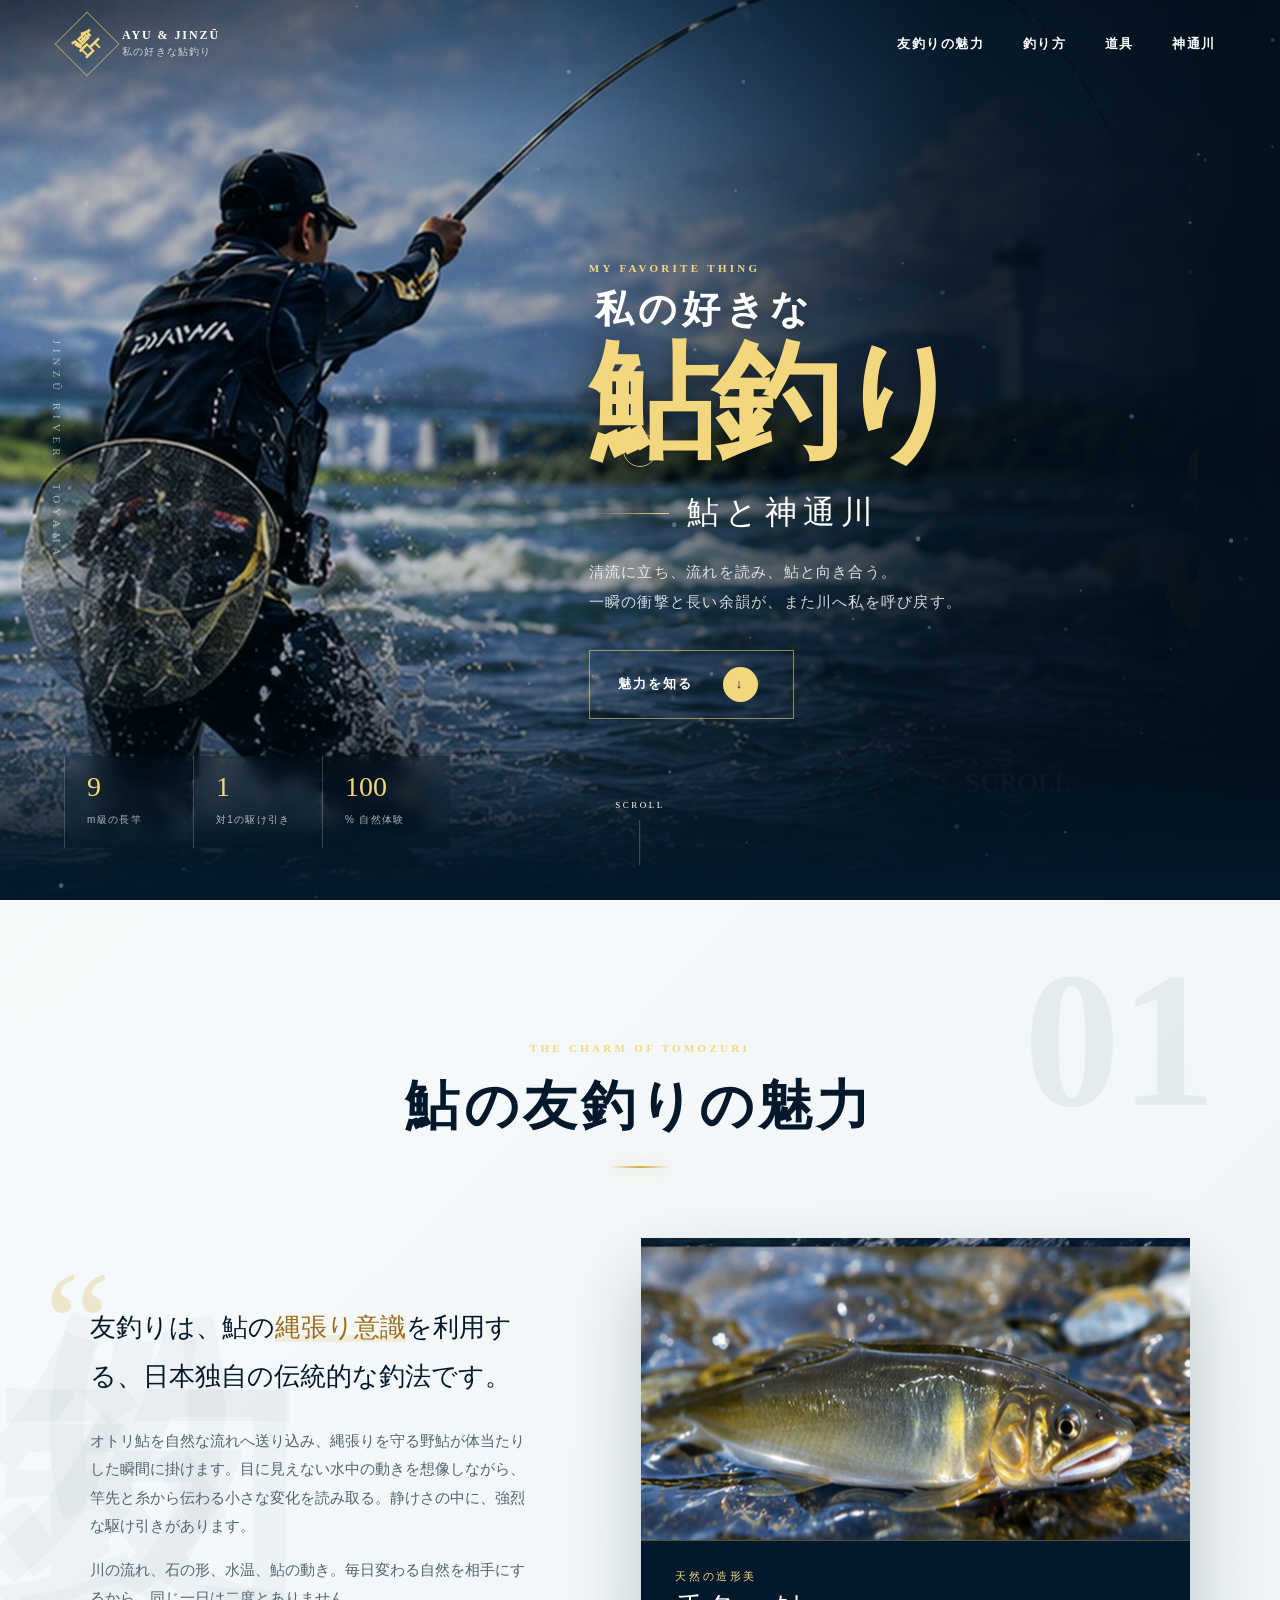
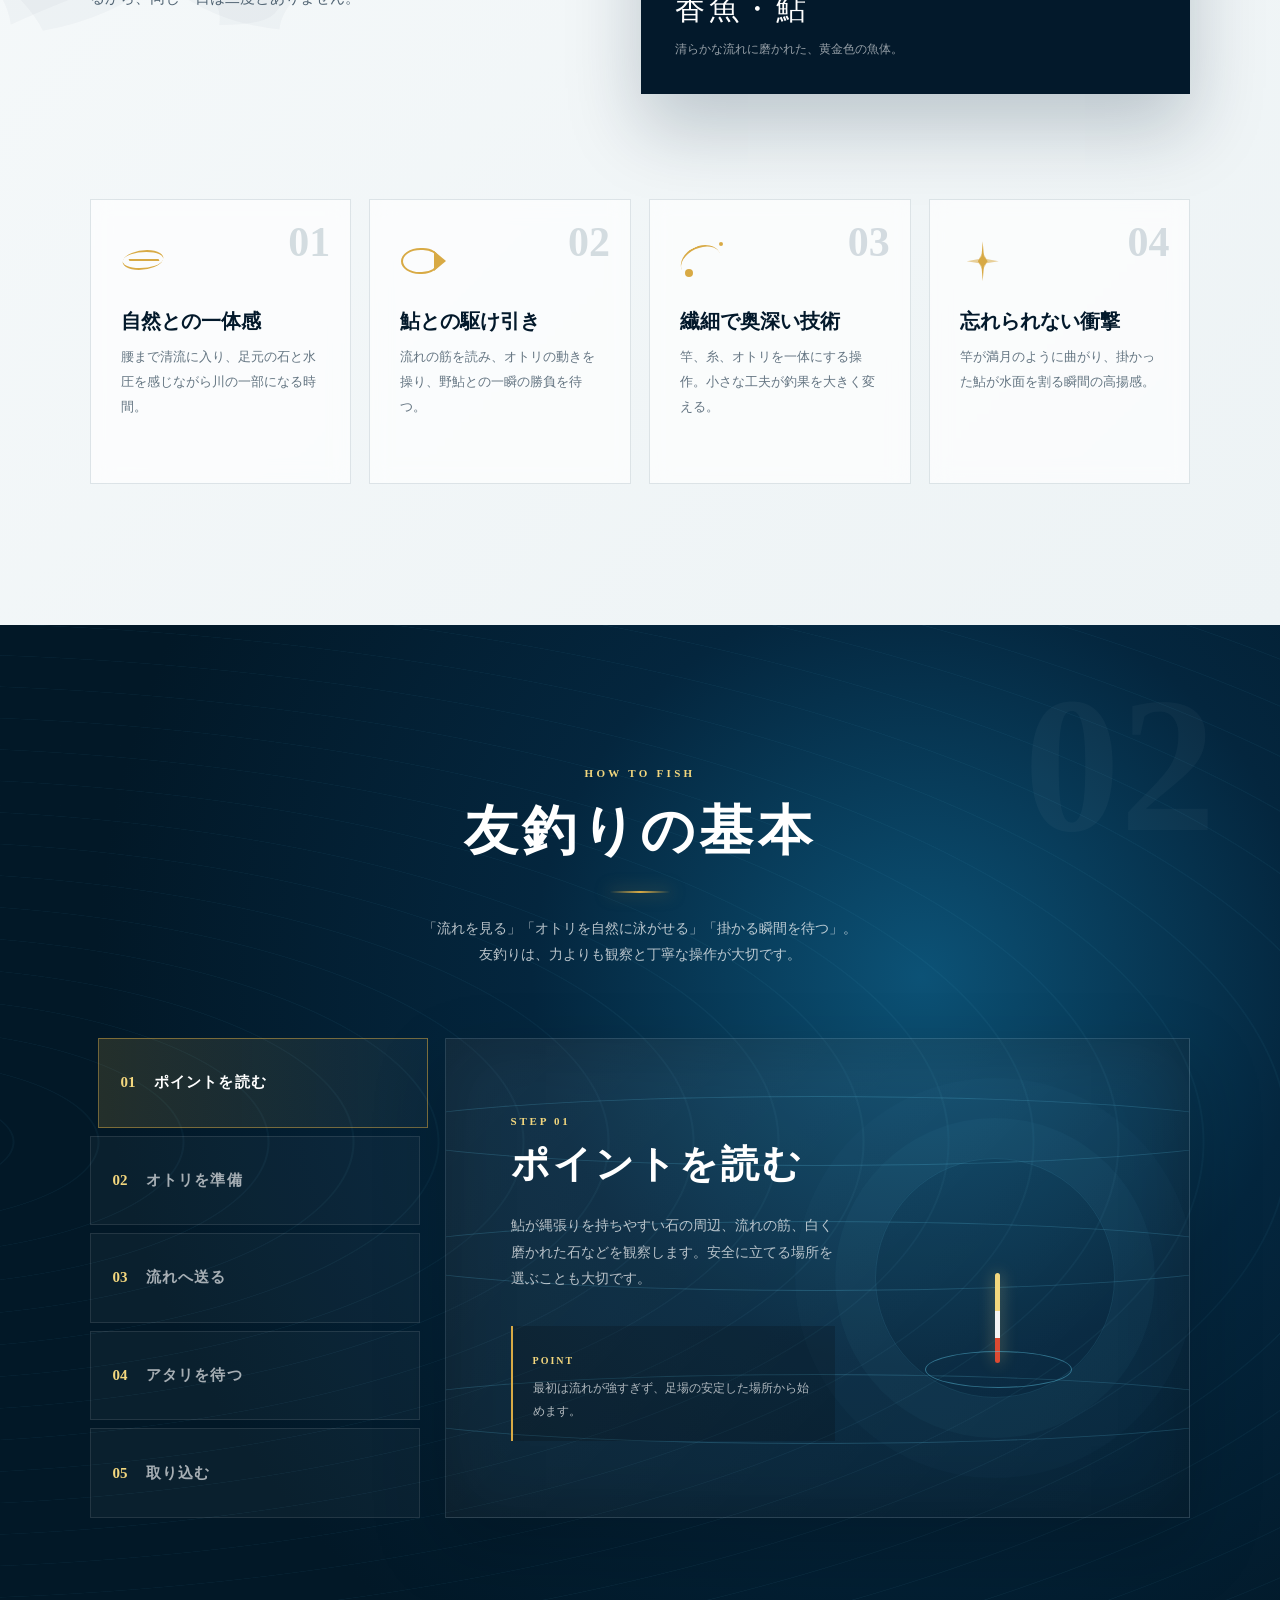
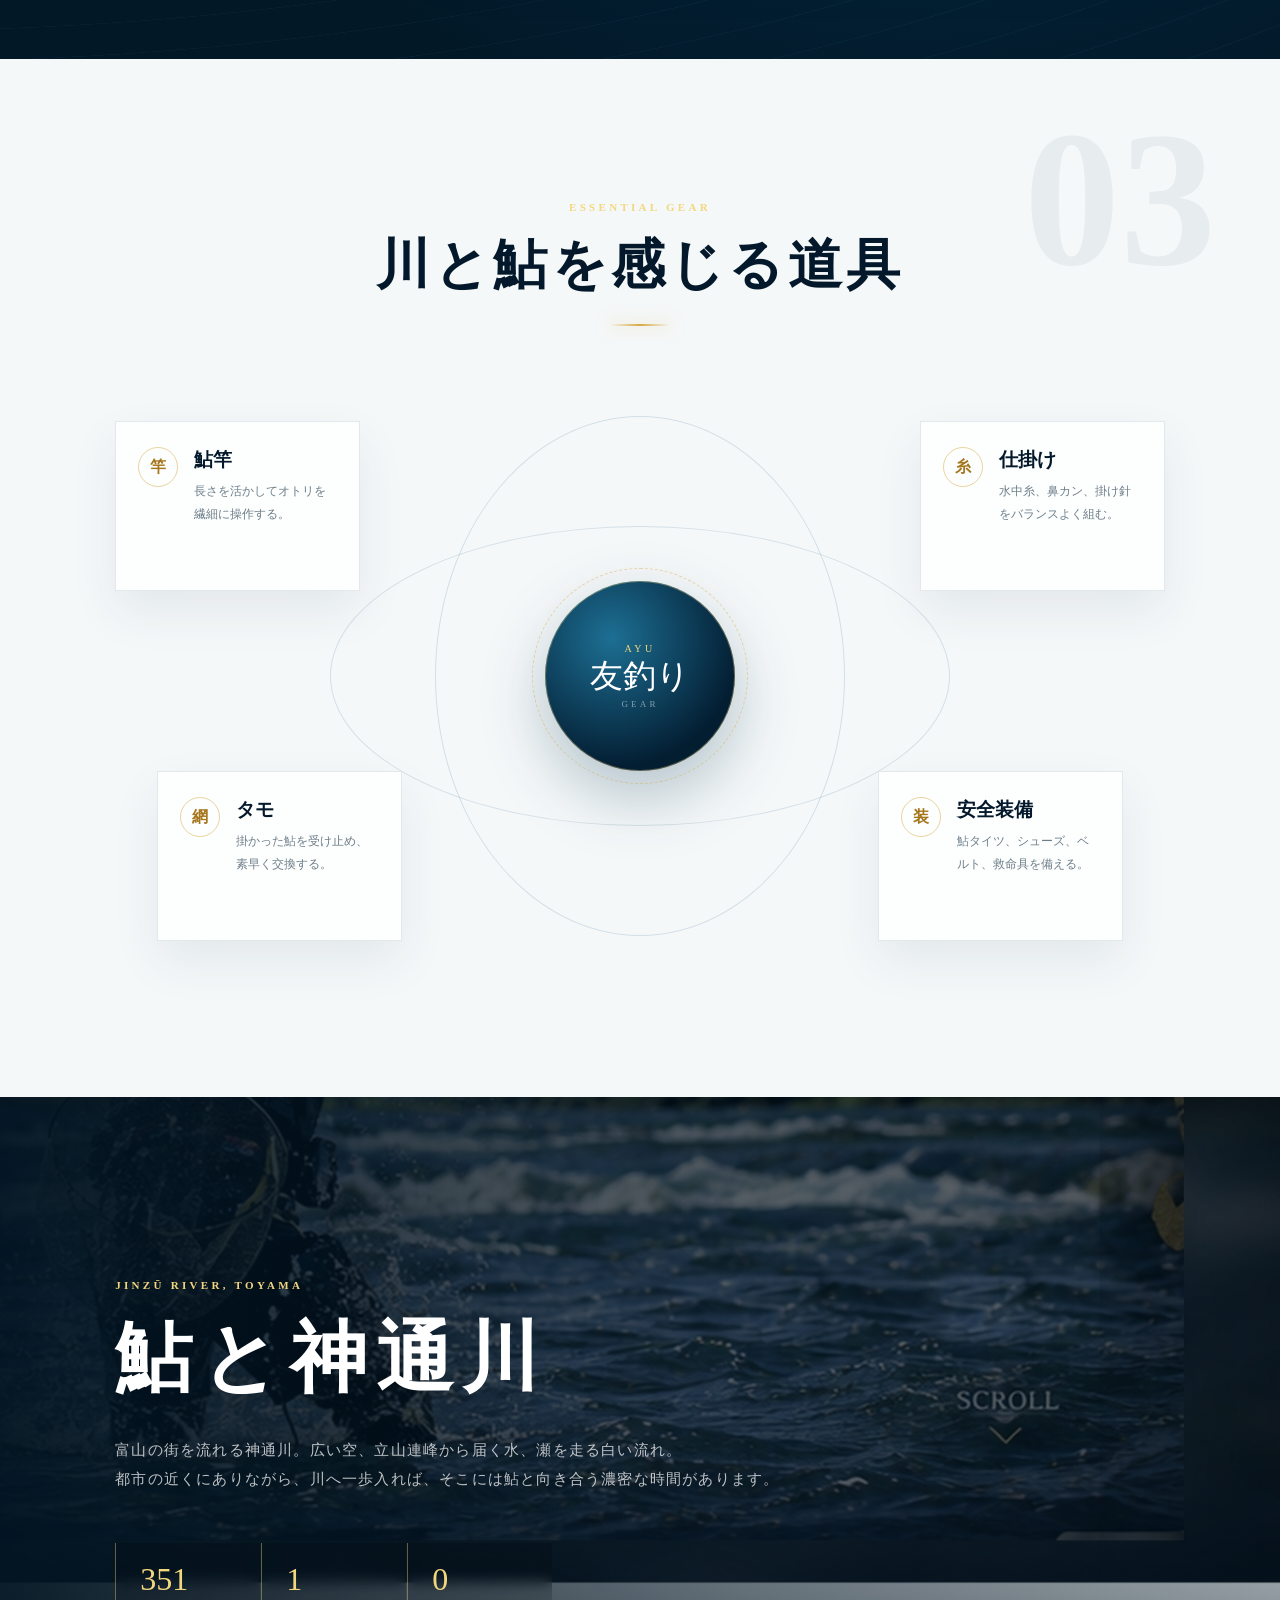
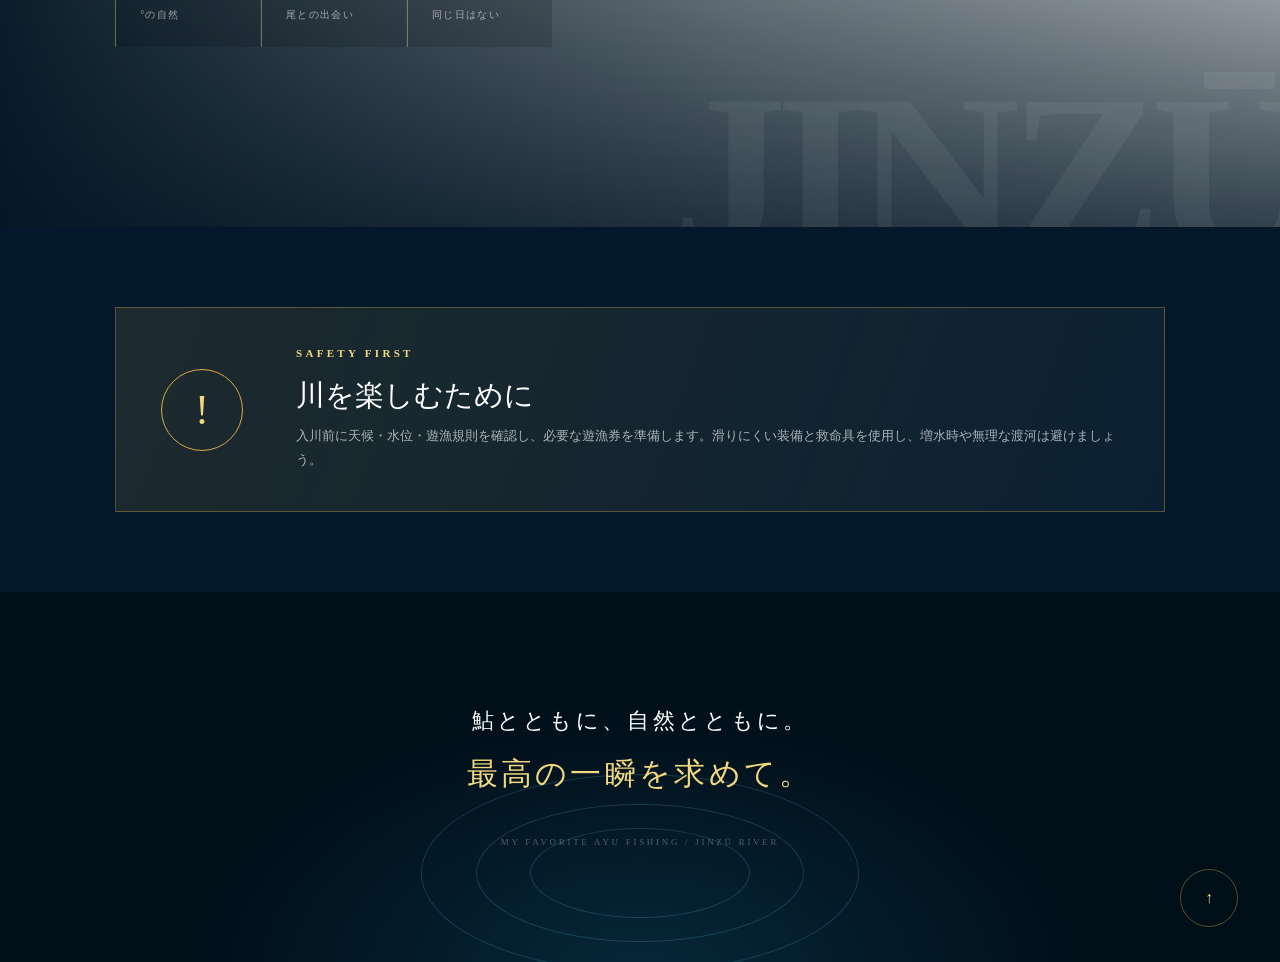
<file: index.html>
<!DOCTYPE html>
<html lang="ja">
<head>
  <meta charset="UTF-8">
  <meta name="viewport" content="width=device-width, initial-scale=1.0">
  <meta name="description" content="富山の神通川を舞台に、鮎の友釣りの魅力と釣り方を紹介する動きのあるWebページです。">
  <title>私の好きな鮎釣り｜鮎と神通川</title>
  <link rel="stylesheet" href="css/style.css">
</head>
<body>
  <div id="preloader" aria-hidden="true">
    <div class="loader-fish"><span></span><i></i></div>
    <p>神通川へ、ようこそ。</p>
  </div>

  <div class="cursor-dot" aria-hidden="true"></div>
  <div class="cursor-ring" aria-hidden="true"></div>
  <div class="scroll-progress" aria-hidden="true"><span></span></div>

  <header class="site-header" id="top">
    <a class="brand magnetic" href="#top" aria-label="ページ上部へ">
      <span class="brand-mark">鮎</span>
      <span class="brand-text">AYU &amp; JINZŪ<br><small>私の好きな鮎釣り</small></span>
    </a>
    <button class="menu-toggle" aria-label="メニューを開く" aria-expanded="false">
      <span></span><span></span><span></span>
    </button>
    <nav class="global-nav" aria-label="メインメニュー">
      <a href="#魅力">友釣りの魅力</a>
      <a href="#釣り方">釣り方</a>
      <a href="#道具">道具</a>
      <a href="#神通川">神通川</a>
    </nav>
  </header>

  <main>
    <section class="hero" id="hero">
      <canvas id="waterCanvas" aria-hidden="true"></canvas>
      <div class="hero-bg" aria-hidden="true"></div>
      <div class="hero-shade" aria-hidden="true"></div>
      <div class="hero-kana" aria-hidden="true">JINZŪ RIVER / TOYAMA</div>
      <div class="hero-content">
        <p class="eyebrow reveal">MY FAVORITE THING</p>
        <h1 class="hero-title" aria-label="私の好きな鮎釣り">
          <span class="title-small reveal">私の好きな</span>
          <span class="title-large reveal delay-1">鮎釣り</span>
        </h1>
        <p class="catchcopy reveal delay-2">鮎と神通川</p>
        <p class="hero-lead reveal delay-3">清流に立ち、流れを読み、鮎と向き合う。<br>一瞬の衝撃と長い余韻が、また川へ私を呼び戻す。</p>
        <a class="hero-button magnetic reveal delay-4" href="#魅力"><span>魅力を知る</span><b>↓</b></a>
      </div>
      <div class="hero-stats" aria-label="鮎釣りの特徴">
        <div><strong data-count="9">0</strong><span>m級の長竿</span></div>
        <div><strong data-count="1">0</strong><span>対1の駆け引き</span></div>
        <div><strong data-count="100">0</strong><span>% 自然体験</span></div>
      </div>
      <div class="scroll-cue" aria-hidden="true"><span>SCROLL</span><i></i></div>
    </section>

    <section class="intro section" id="魅力">
      <div class="section-number" aria-hidden="true">01</div>
      <div class="section-heading reveal">
        <p class="section-kicker">THE CHARM OF TOMOZURI</p>
        <h2>鮎の友釣りの魅力</h2>
        <div class="gold-line"></div>
      </div>

      <div class="intro-grid">
        <div class="intro-copy reveal">
          <p class="lead-ja">友釣りは、鮎の<span>縄張り意識</span>を利用する、日本独自の伝統的な釣法です。</p>
          <p>オトリ鮎を自然な流れへ送り込み、縄張りを守る野鮎が体当たりした瞬間に掛けます。目に見えない水中の動きを想像しながら、竿先と糸から伝わる小さな変化を読み取る。静けさの中に、強烈な駆け引きがあります。</p>
          <p>川の流れ、石の形、水温、鮎の動き。毎日変わる自然を相手にするから、同じ一日は二度とありません。</p>
        </div>

        <figure class="fish-card tilt-card reveal delay-1">
          <div class="image-window">
            <img src="images/sub.jpg" alt="清流の水面に横たわる美しい鮎の魚体">
            <span class="shine"></span>
          </div>
          <figcaption>
            <span>天然の造形美</span>
            <strong>香魚・鮎</strong>
            <small>清らかな流れに磨かれた、黄金色の魚体。</small>
          </figcaption>
        </figure>
      </div>

      <div class="charm-cards">
        <article class="charm-card reveal" data-ripple>
          <span class="card-no">01</span><i class="icon icon-river"></i>
          <h3>自然との一体感</h3>
          <p>腰まで清流に入り、足元の石と水圧を感じながら川の一部になる時間。</p>
        </article>
        <article class="charm-card reveal delay-1" data-ripple>
          <span class="card-no">02</span><i class="icon icon-fish"></i>
          <h3>鮎との駆け引き</h3>
          <p>流れの筋を読み、オトリの動きを操り、野鮎との一瞬の勝負を待つ。</p>
        </article>
        <article class="charm-card reveal delay-2" data-ripple>
          <span class="card-no">03</span><i class="icon icon-rod"></i>
          <h3>繊細で奥深い技術</h3>
          <p>竿、糸、オトリを一体にする操作。小さな工夫が釣果を大きく変える。</p>
        </article>
        <article class="charm-card reveal delay-3" data-ripple>
          <span class="card-no">04</span><i class="icon icon-spark"></i>
          <h3>忘れられない衝撃</h3>
          <p>竿が満月のように曲がり、掛かった鮎が水面を割る瞬間の高揚感。</p>
        </article>
      </div>
    </section>

    <section class="method section" id="釣り方">
      <div class="flow-lines" aria-hidden="true"></div>
      <div class="section-number" aria-hidden="true">02</div>
      <div class="section-heading light reveal">
        <p class="section-kicker">HOW TO FISH</p>
        <h2>友釣りの基本</h2>
        <div class="gold-line"></div>
        <p>「流れを見る」「オトリを自然に泳がせる」「掛かる瞬間を待つ」。<br>友釣りは、力よりも観察と丁寧な操作が大切です。</p>
      </div>

      <div class="method-layout">
        <div class="method-tabs reveal" role="tablist" aria-label="友釣りの手順">
          <button class="method-tab active" role="tab" aria-selected="true" data-step="0"><b>01</b><span>ポイントを読む</span></button>
          <button class="method-tab" role="tab" aria-selected="false" data-step="1"><b>02</b><span>オトリを準備</span></button>
          <button class="method-tab" role="tab" aria-selected="false" data-step="2"><b>03</b><span>流れへ送る</span></button>
          <button class="method-tab" role="tab" aria-selected="false" data-step="3"><b>04</b><span>アタリを待つ</span></button>
          <button class="method-tab" role="tab" aria-selected="false" data-step="4"><b>05</b><span>取り込む</span></button>
        </div>

        <div class="method-stage reveal delay-1">
          <div class="stage-current"><span></span><span></span><span></span></div>
          <div class="float-animation" aria-hidden="true"><i></i><b></b></div>
          <div class="stage-text" aria-live="polite">
            <p class="step-label">STEP <span id="stepNumber">01</span></p>
            <h3 id="stepTitle">ポイントを読む</h3>
            <p id="stepBody">鮎が縄張りを持ちやすい石の周辺、流れの筋、白く磨かれた石などを観察します。安全に立てる場所を選ぶことも大切です。</p>
            <div class="step-tip"><span>POINT</span><p id="stepTip">最初は流れが強すぎず、足場の安定した場所から始めます。</p></div>
          </div>
        </div>
      </div>
    </section>

    <section class="gear section" id="道具">
      <div class="section-number" aria-hidden="true">03</div>
      <div class="section-heading reveal">
        <p class="section-kicker">ESSENTIAL GEAR</p>
        <h2>川と鮎を感じる道具</h2>
        <div class="gold-line"></div>
      </div>
      <div class="gear-orbit reveal">
        <div class="orbit-line one"></div><div class="orbit-line two"></div>
        <div class="gear-center"><span>AYU</span><b>友釣り</b><small>GEAR</small></div>
        <article class="gear-item item-1"><i>竿</i><h3>鮎竿</h3><p>長さを活かしてオトリを繊細に操作する。</p></article>
        <article class="gear-item item-2"><i>糸</i><h3>仕掛け</h3><p>水中糸、鼻カン、掛け針をバランスよく組む。</p></article>
        <article class="gear-item item-3"><i>網</i><h3>タモ</h3><p>掛かった鮎を受け止め、素早く交換する。</p></article>
        <article class="gear-item item-4"><i>装</i><h3>安全装備</h3><p>鮎タイツ、シューズ、ベルト、救命具を備える。</p></article>
      </div>
    </section>

    <section class="river" id="神通川">
      <div class="river-parallax" aria-hidden="true"></div>
      <div class="river-overlay"></div>
      <div class="river-content reveal">
        <p class="section-kicker">JINZŪ RIVER, TOYAMA</p>
        <h2>鮎と神通川</h2>
        <p>富山の街を流れる神通川。広い空、立山連峰から届く水、瀬を走る白い流れ。<br>都市の近くにありながら、川へ一歩入れば、そこには鮎と向き合う濃密な時間があります。</p>
        <div class="river-facts">
          <span><b data-count="360">0</b><small>°の自然</small></span>
          <span><b data-count="1">0</b><small>尾との出会い</small></span>
          <span><b data-count="0">0</b><small>同じ日はない</small></span>
        </div>
      </div>
      <div class="river-word" aria-hidden="true">JINZŪ</div>
    </section>

    <section class="safety section">
      <div class="safety-box reveal">
        <span class="safety-mark">!</span>
        <div>
          <p class="section-kicker">SAFETY FIRST</p>
          <h2>川を楽しむために</h2>
          <p>入川前に天候・水位・遊漁規則を確認し、必要な遊漁券を準備します。滑りにくい装備と救命具を使用し、増水時や無理な渡河は避けましょう。</p>
        </div>
      </div>
    </section>
  </main>

  <footer class="site-footer">
    <div class="footer-ripple" aria-hidden="true"></div>
    <p class="footer-copy">鮎とともに、自然とともに。<br><strong>最高の一瞬を求めて。</strong></p>
    <p class="footer-small">MY FAVORITE AYU FISHING / JINZŪ RIVER</p>
    <a class="to-top magnetic" href="#top" aria-label="ページ上部へ戻る">↑</a>
  </footer>

  <script>
  (() => {
    'use strict';

    const $ = (s, p = document) => p.querySelector(s);
    const $$ = (s, p = document) => [...p.querySelectorAll(s)];

    // Preloader
    window.addEventListener('load', () => {
      setTimeout(() => document.body.classList.add('loaded'), 450);
    });

    // Custom cursor
    const dot = $('.cursor-dot');
    const ring = $('.cursor-ring');
    let mx = innerWidth / 2, my = innerHeight / 2, rx = mx, ry = my;
    window.addEventListener('pointermove', e => { mx = e.clientX; my = e.clientY; dot.style.transform = `translate(${mx}px,${my}px)`; });
    const cursorLoop = () => {
      rx += (mx - rx) * .16; ry += (my - ry) * .16;
      ring.style.transform = `translate(${rx}px,${ry}px)`;
      requestAnimationFrame(cursorLoop);
    };
    cursorLoop();
    $$('a, button, [data-ripple], .tilt-card').forEach(el => {
      el.addEventListener('pointerenter', () => document.body.classList.add('cursor-hover'));
      el.addEventListener('pointerleave', () => document.body.classList.remove('cursor-hover'));
    });

    // Header, progress, parallax
    const header = $('.site-header');
    const progress = $('.scroll-progress span');
    const heroBg = $('.hero-bg');
    const riverBg = $('.river-parallax');
    const navLinks = $$('.global-nav a');
    const sections = $$('main section[id]');
    const onScroll = () => {
      const y = scrollY;
      header.classList.toggle('scrolled', y > 45);
      const max = document.documentElement.scrollHeight - innerHeight;
      progress.style.width = `${max ? (y / max) * 100 : 0}%`;
      heroBg.style.transform = `translate3d(0, ${y * .16}px, 0) scale(1.05)`;
      if (riverBg) {
        const rect = riverBg.parentElement.getBoundingClientRect();
        riverBg.style.transform = `translate3d(0, ${-rect.top * .09}px, 0) scale(1.12)`;
      }
      let current = '';
      sections.forEach(sec => { if (sec.getBoundingClientRect().top < innerHeight * .42) current = sec.id; });
      navLinks.forEach(a => a.classList.toggle('active', a.getAttribute('href') === `#${current}`));
    };
    addEventListener('scroll', onScroll, { passive: true }); onScroll();

    // Mobile nav
    const toggle = $('.menu-toggle');
    const nav = $('.global-nav');
    toggle.addEventListener('click', () => {
      const open = document.body.classList.toggle('menu-open');
      toggle.setAttribute('aria-expanded', String(open));
    });
    navLinks.forEach(a => a.addEventListener('click', () => { document.body.classList.remove('menu-open'); toggle.setAttribute('aria-expanded','false'); }));

    // Reveal and counters
    const animateCount = el => {
      if (el.dataset.done) return;
      el.dataset.done = '1';
      const target = Number(el.dataset.count);
      const start = performance.now();
      const duration = 1150;
      const tick = now => {
        const p = Math.min(1, (now - start) / duration);
        const eased = 1 - Math.pow(1 - p, 3);
        el.textContent = Math.round(target * eased);
        if (p < 1) requestAnimationFrame(tick);
      };
      requestAnimationFrame(tick);
    };
    const observer = new IntersectionObserver(entries => entries.forEach(entry => {
      if (!entry.isIntersecting) return;
      entry.target.classList.add('is-visible');
      $$('[data-count]', entry.target).forEach(animateCount);
      if (entry.target.matches('[data-count]')) animateCount(entry.target);
    }), { threshold: .16 });
    $$('.reveal, .hero-stats, .river-facts').forEach(el => observer.observe(el));

    // Interactive steps
    const steps = [
      { title:'ポイントを読む', body:'鮎が縄張りを持ちやすい石の周辺、流れの筋、白く磨かれた石などを観察します。安全に立てる場所を選ぶことも大切です。', tip:'最初は流れが強すぎず、足場の安定した場所から始めます。' },
      { title:'オトリを準備する', body:'オトリ鮎を弱らせないよう水中で扱い、鼻カンと逆バリを丁寧にセットします。仕掛けが絡んでいないか確認します。', tip:'オトリを手で強く握らず、濡らした手でやさしく扱います。' },
      { title:'流れへ送り込む', body:'竿の角度と糸の張りを調整し、オトリが自分で泳いでいるようにポイントへ導きます。引きすぎず、自然な姿勢を保ちます。', tip:'オトリの位置を想像し、竿先を小さく動かして流れになじませます。' },
      { title:'アタリを待つ', body:'野鮎がオトリへ体当たりすると、手元や竿全体に鋭い衝撃が伝わります。慌てず竿を立て、掛かり鮎を流れから浮かせます。', tip:'小さな変化も見逃さず、糸の角度とオトリの動きを観察します。' },
      { title:'タモへ取り込む', body:'竿の弾力を使い、オトリと掛かり鮎を水面から抜き上げてタモで受けます。掛かった鮎を次のオトリにすると循環が生まれます。', tip:'周囲を確認し、無理に抜かず、竿の力を使って落ち着いて取り込みます。' }
    ];
    const tabs = $$('.method-tab');
    tabs.forEach((tab, i) => tab.addEventListener('click', () => {
      tabs.forEach(t => { t.classList.remove('active'); t.setAttribute('aria-selected','false'); });
      tab.classList.add('active'); tab.setAttribute('aria-selected','true');
      const stage = $('.method-stage'); stage.classList.remove('step-change'); void stage.offsetWidth; stage.classList.add('step-change');
      $('#stepNumber').textContent = String(i + 1).padStart(2,'0');
      $('#stepTitle').textContent = steps[i].title;
      $('#stepBody').textContent = steps[i].body;
      $('#stepTip').textContent = steps[i].tip;
    }));

    // 3D tilt
    $$('.tilt-card').forEach(card => {
      card.addEventListener('pointermove', e => {
        const r = card.getBoundingClientRect();
        const x = (e.clientX - r.left) / r.width - .5;
        const y = (e.clientY - r.top) / r.height - .5;
        card.style.transform = `perspective(1100px) rotateY(${x*8}deg) rotateX(${-y*7}deg) translateY(-4px)`;
      });
      card.addEventListener('pointerleave', () => card.style.transform = '');
    });

    // Ripple effect
    $$('[data-ripple]').forEach(el => el.addEventListener('pointerdown', e => {
      const r = el.getBoundingClientRect(); const ripple = document.createElement('span');
      ripple.className = 'click-ripple'; ripple.style.left = `${e.clientX-r.left}px`; ripple.style.top = `${e.clientY-r.top}px`;
      el.appendChild(ripple); setTimeout(() => ripple.remove(), 700);
    }));

    // Magnetic buttons
    $$('.magnetic').forEach(el => {
      el.addEventListener('pointermove', e => {
        const r = el.getBoundingClientRect();
        el.style.transform = `translate(${(e.clientX-r.left-r.width/2)*.08}px, ${(e.clientY-r.top-r.height/2)*.12}px)`;
      });
      el.addEventListener('pointerleave', () => el.style.transform = '');
    });

    // Water particles canvas
    const canvas = $('#waterCanvas');
    const ctx = canvas.getContext('2d');
    let particles = [];
    const resizeCanvas = () => {
      const dpr = Math.min(devicePixelRatio || 1, 2);
      canvas.width = innerWidth*dpr; canvas.height = innerHeight*dpr;
      canvas.style.width = innerWidth+'px'; canvas.style.height = innerHeight+'px';
      ctx.setTransform(dpr,0,0,dpr,0,0);
      particles = Array.from({length: Math.min(85, Math.floor(innerWidth/16))}, () => ({
        x: Math.random()*innerWidth, y: Math.random()*innerHeight,
        r: Math.random()*2.2+.3, vx: Math.random()*.25+.04, vy: -(Math.random()*.6+.12),
        a: Math.random()*.45+.08
      }));
    };
    const drawWater = () => {
      ctx.clearRect(0,0,innerWidth,innerHeight);
      particles.forEach(p => {
        p.x += p.vx; p.y += p.vy;
        if (p.y < -10 || p.x > innerWidth+10) { p.x = Math.random()*innerWidth; p.y = innerHeight+10; }
        ctx.beginPath(); ctx.arc(p.x,p.y,p.r,0,Math.PI*2);
        ctx.fillStyle = `rgba(210,240,255,${p.a})`; ctx.fill();
      });
      requestAnimationFrame(drawWater);
    };
    resizeCanvas(); drawWater(); addEventListener('resize', resizeCanvas);

    // Smooth anchor scrolling
    $$('a[href^="#"]').forEach(a => a.addEventListener('click', e => {
      const target = $(a.getAttribute('href')); if (!target) return;
      e.preventDefault(); target.scrollIntoView({ behavior:'smooth', block:'start' });
    }));
  })();
  </script>
</body>
</html>
</file>
<file: css/style.css>
@charset "UTF-8";

:root {
  --navy: #03192b;
  --navy-2: #062a45;
  --blue: #0d5e86;
  --aqua: #61c9e9;
  --white: #f7fbff;
  --ink: #0b1d2c;
  --gold: #d8aa45;
  --gold-light: #f3d77e;
  --muted: #708392;
  --serif: "Yu Mincho", "Hiragino Mincho ProN", "Noto Serif JP", serif;
  --sans: "Yu Gothic", "Hiragino Kaku Gothic ProN", "Noto Sans JP", sans-serif;
  --ease: cubic-bezier(.22,1,.36,1);
}

* { box-sizing: border-box; }
html { scroll-behavior: smooth; }
body { margin: 0; overflow-x: hidden; color: var(--ink); background: #f4f7f8; font-family: var(--sans); line-height: 1.9; }
body, a, button { cursor: none; }
img { display: block; width: 100%; }
a { color: inherit; text-decoration: none; }
button { font: inherit; }
::selection { color: #061827; background: var(--gold-light); }

#preloader { position: fixed; inset: 0; z-index: 9999; display: grid; place-content: center; gap: 28px; text-align: center; color: white; background: radial-gradient(circle at 50% 40%, #0b4165, #021421 72%); transition: opacity .75s var(--ease), visibility .75s; }
.loaded #preloader { opacity: 0; visibility: hidden; }
#preloader p { margin: 0; letter-spacing: .28em; font: 500 13px var(--serif); }
.loader-fish { position: relative; width: 118px; height: 42px; animation: swim 1.45s ease-in-out infinite; }
.loader-fish span { position: absolute; inset: 2px 23px 2px 5px; border: 2px solid var(--gold-light); border-radius: 55% 45% 48% 52%; transform: skewX(-8deg); }
.loader-fish span::before { content: ""; position: absolute; right: 13px; top: 10px; width: 4px; height: 4px; border-radius: 50%; background: var(--gold-light); }
.loader-fish i { position: absolute; right: 0; top: 7px; border-top: 14px solid transparent; border-bottom: 14px solid transparent; border-left: 25px solid var(--gold-light); filter: drop-shadow(0 0 6px rgba(243,215,126,.4)); }
@keyframes swim { 50% { transform: translateX(18px) rotate(-2deg); } }

.cursor-dot, .cursor-ring { position: fixed; top: 0; left: 0; z-index: 10000; pointer-events: none; border-radius: 50%; transform: translate(-100px,-100px); }
.cursor-dot { width: 5px; height: 5px; margin: -2.5px 0 0 -2.5px; background: var(--gold-light); }
.cursor-ring { width: 34px; height: 34px; margin: -17px 0 0 -17px; border: 1px solid rgba(243,215,126,.75); transition: width .25s, height .25s, margin .25s, background .25s; }
.cursor-hover .cursor-ring { width: 58px; height: 58px; margin: -29px 0 0 -29px; background: rgba(216,170,69,.12); }
.scroll-progress { position: fixed; z-index: 1001; top: 0; left: 0; width: 100%; height: 3px; }
.scroll-progress span { display: block; width: 0; height: 100%; background: linear-gradient(90deg, var(--aqua), var(--gold-light)); box-shadow: 0 0 16px var(--aqua); }

.site-header { position: fixed; z-index: 1000; top: 0; left: 0; width: 100%; height: 88px; padding: 0 clamp(24px,5vw,82px); display: flex; align-items: center; justify-content: space-between; color: white; transition: .45s var(--ease); }
.site-header.scrolled { height: 70px; background: rgba(2,20,34,.86); backdrop-filter: blur(18px); box-shadow: 0 10px 35px rgba(0,0,0,.18); }
.brand { display: flex; align-items: center; gap: 12px; transition: transform .25s; }
.brand-mark { display: grid; place-items: center; width: 46px; aspect-ratio: 1; border: 1px solid rgba(243,215,126,.55); color: var(--gold-light); font: 700 24px var(--serif); transform: rotate(45deg); }
.brand-mark::first-letter { transform: rotate(-45deg); }
.brand-text { font: 700 12px/1.3 Georgia, serif; letter-spacing: .16em; }
.brand-text small { font: 400 10px var(--serif); letter-spacing: .12em; opacity: .74; }
.global-nav { display: flex; gap: clamp(22px,3vw,50px); align-items: center; }
.global-nav a { position: relative; padding: 9px 0; font-size: 13px; font-weight: 700; letter-spacing: .12em; }
.global-nav a::after { content: ""; position: absolute; left: 50%; bottom: 0; width: 0; height: 1px; background: var(--gold-light); transition: .35s var(--ease); transform: translateX(-50%); }
.global-nav a:hover::after, .global-nav a.active::after { width: 100%; }
.menu-toggle { display: none; border: 0; background: none; width: 42px; padding: 8px; }
.menu-toggle span { display: block; height: 1px; margin: 7px 0; background: white; transition: .3s; }

.hero { position: relative; min-height: 100svh; overflow: hidden; display: flex; align-items: center; color: white; background: var(--navy); }
.hero-bg { position: absolute; inset: -5%; background: url('../images/main.jpg') center/cover no-repeat; will-change: transform; }
.hero-shade { position: absolute; inset: 0; background: linear-gradient(90deg, rgba(1,15,27,.08) 0%, rgba(1,15,27,.2) 43%, rgba(1,15,27,.83) 74%, rgba(1,15,27,.94) 100%), linear-gradient(0deg, rgba(1,15,27,.76), transparent 38%); }
.hero::after { content: ""; position: absolute; inset: auto 0 0; height: 150px; background: linear-gradient(0deg, var(--navy), transparent); }
#waterCanvas { position: absolute; z-index: 2; inset: 0; pointer-events: none; mix-blend-mode: screen; opacity: .62; }
.hero-kana { position: absolute; z-index: 3; top: 50%; left: 4vw; font: 11px Georgia, serif; letter-spacing: .45em; writing-mode: vertical-rl; opacity: .56; transform: translateY(-50%); }
.hero-content { position: relative; z-index: 4; width: min(720px, 46vw); margin-left: auto; margin-right: clamp(34px,8vw,145px); padding-top: 80px; }
.eyebrow, .section-kicker { margin: 0 0 14px; color: var(--gold-light); font: 700 11px/1.4 Georgia, serif; letter-spacing: .3em; }
.hero-title { margin: 0; font-family: var(--serif); font-weight: 600; line-height: .96; }
.title-small { display: block; padding-left: .15em; font-size: clamp(28px,3vw,50px); letter-spacing: .14em; text-shadow: 0 6px 22px rgba(0,0,0,.3); }
.title-large { display: block; margin-top: 13px; color: var(--gold-light); font-size: clamp(86px,10vw,168px); letter-spacing: -.04em; text-shadow: 0 8px 26px rgba(0,0,0,.48), 0 0 60px rgba(216,170,69,.12); }
.catchcopy { display: flex; align-items: center; gap: 18px; margin: 28px 0 22px; font: 500 clamp(23px,2.5vw,38px) var(--serif); letter-spacing: .2em; }
.catchcopy::before { content: ""; width: 80px; height: 1px; background: linear-gradient(90deg, transparent, var(--gold-light)); }
.hero-lead { margin: 0 0 34px; color: rgba(255,255,255,.82); font-family: var(--serif); font-size: clamp(14px,1.2vw,17px); letter-spacing: .08em; }
.hero-button { display: inline-flex; align-items: center; gap: 30px; min-width: 205px; padding: 16px 22px 16px 28px; border: 1px solid rgba(243,215,126,.56); font-size: 13px; font-weight: 700; letter-spacing: .15em; transition: .35s var(--ease); }
.hero-button b { display: grid; place-items: center; width: 35px; height: 35px; color: var(--navy); background: var(--gold-light); border-radius: 50%; transition: transform .35s; }
.hero-button:hover { background: rgba(216,170,69,.13); box-shadow: 0 14px 40px rgba(0,0,0,.22); }
.hero-button:hover b { transform: translateY(4px); }
.hero-stats { position: absolute; z-index: 4; left: clamp(28px,5vw,85px); bottom: 52px; display: flex; gap: 1px; opacity: 0; transform: translateY(20px); transition: .8s var(--ease) .8s; }
.hero-stats.is-visible { opacity: 1; transform: none; }
.hero-stats div { min-width: 128px; padding: 15px 22px; border-left: 1px solid rgba(255,255,255,.19); background: rgba(0,22,38,.25); backdrop-filter: blur(8px); }
.hero-stats strong { display: block; color: var(--gold-light); font: 500 28px Georgia, serif; }
.hero-stats span { font-size: 10px; letter-spacing: .13em; opacity: .68; }
.scroll-cue { position: absolute; z-index: 4; left: 50%; bottom: 35px; display: grid; place-items: center; gap: 10px; transform: translateX(-50%); font: 9px Georgia, serif; letter-spacing: .28em; }
.scroll-cue i { position: relative; width: 1px; height: 45px; overflow: hidden; background: rgba(255,255,255,.25); }
.scroll-cue i::after { content: ""; position: absolute; inset: -100% 0 100%; background: white; animation: scrollLine 2s infinite; }
@keyframes scrollLine { to { transform: translateY(200%); } }

.section { position: relative; padding: clamp(95px,11vw,170px) clamp(24px,7vw,110px); }
.section-number { position: absolute; right: 5vw; top: 45px; color: rgba(4,43,69,.055); font: 700 clamp(90px,15vw,220px)/1 Georgia, serif; }
.section-heading { position: relative; z-index: 2; max-width: 730px; margin: 0 auto 70px; text-align: center; }
.section-heading h2 { margin: 0; color: var(--navy); font: 600 clamp(34px,4.2vw,62px)/1.35 var(--serif); letter-spacing: .08em; }
.section-heading p:last-child { margin: 22px 0 0; color: rgba(255,255,255,.72); font-size: 14px; }
.section-heading.light h2 { color: white; }
.gold-line { width: 62px; height: 2px; margin: 23px auto 0; background: linear-gradient(90deg, transparent, var(--gold), transparent); box-shadow: 0 0 16px rgba(216,170,69,.55); }

.intro { background: linear-gradient(135deg, #f7fafb 0%, #edf3f5 100%); }
.intro::before { content: "友釣り"; position: absolute; top: 14%; left: -1%; color: rgba(5,47,73,.028); font: 700 24vw/1 var(--serif); writing-mode: vertical-rl; pointer-events: none; }
.intro-grid { display: grid; grid-template-columns: .9fr 1.1fr; gap: clamp(50px,8vw,135px); align-items: center; max-width: 1270px; margin: 0 auto 105px; }
.intro-copy { position: relative; }
.intro-copy::before { content: "“"; position: absolute; left: -45px; top: -55px; color: rgba(216,170,69,.25); font: 150px/1 Georgia, serif; }
.intro-copy p { color: #516473; font-size: 15px; }
.intro-copy .lead-ja { margin-top: 0; color: var(--navy); font: 500 clamp(20px,2vw,29px)/1.9 var(--serif); }
.intro-copy .lead-ja span { color: #9a6c15; box-shadow: inset 0 -7px rgba(216,170,69,.16); }
.fish-card { position: relative; margin: 0; background: var(--navy); box-shadow: 0 35px 70px rgba(6,34,54,.22); transition: transform .25s ease, box-shadow .4s; transform-style: preserve-3d; }
.fish-card:hover { box-shadow: 0 45px 80px rgba(6,34,54,.3); }
.image-window { position: relative; overflow: hidden; aspect-ratio: 16/8.8; }
.image-window img { height: 100%; object-fit: cover; transition: transform 1.2s var(--ease); }
.fish-card:hover img { transform: scale(1.05); }
.shine { position: absolute; inset: 0; background: linear-gradient(112deg, transparent 28%, rgba(255,255,255,.28) 45%, transparent 62%); transform: translateX(-130%); transition: transform 1.1s; }
.fish-card:hover .shine { transform: translateX(130%); }
.fish-card figcaption { position: relative; padding: 28px 34px 31px; color: white; border-top: 1px solid rgba(216,170,69,.4); }
.fish-card figcaption span { display: block; color: var(--gold-light); font: 11px Georgia, serif; letter-spacing: .24em; }
.fish-card figcaption strong { display: block; margin: 5px 0 3px; font: 500 30px var(--serif); letter-spacing: .12em; }
.fish-card figcaption small { color: rgba(255,255,255,.58); font-size: 12px; }
.charm-cards { display: grid; grid-template-columns: repeat(4,1fr); gap: 18px; max-width: 1320px; margin: auto; }
.charm-card { position: relative; min-height: 285px; padding: 38px 30px; overflow: hidden; border: 1px solid rgba(6,48,73,.12); background: rgba(255,255,255,.66); backdrop-filter: blur(10px); transition: .45s var(--ease); }
.charm-card::before { content: ""; position: absolute; inset: 0; background: linear-gradient(150deg, transparent 45%, rgba(13,94,134,.07)); opacity: 0; transition: .45s; }
.charm-card:hover { color: white; border-color: transparent; background: var(--navy-2); transform: translateY(-10px); box-shadow: 0 25px 55px rgba(6,34,54,.2); }
.charm-card:hover::before { opacity: 1; }
.card-no { position: absolute; top: 18px; right: 20px; color: rgba(6,48,73,.16); font: 700 42px Georgia, serif; transition: color .4s; }
.charm-card:hover .card-no { color: rgba(255,255,255,.1); }
.charm-card h3 { margin: 24px 0 10px; color: var(--navy); font: 600 20px var(--serif); transition: color .4s; }
.charm-card:hover h3 { color: var(--gold-light); }
.charm-card p { position: relative; margin: 0; color: #637481; font-size: 13px; transition: color .4s; }
.charm-card:hover p { color: rgba(255,255,255,.68); }
.icon { position: relative; display: block; width: 46px; height: 46px; color: var(--gold); }
.icon::before, .icon::after { content: ""; position: absolute; }
.icon-river::before { left: 2px; top: 12px; width: 40px; height: 16px; border-top: 2px solid; border-bottom: 2px solid; border-radius: 50%; transform: skewX(-22deg); }
.icon-river::after { left: 8px; top: 21px; width: 30px; border-top: 2px solid; transform: skewX(25deg); }
.icon-fish::before { inset: 10px 7px 10px 1px; border: 2px solid; border-radius: 55% 45% 48% 52%; }
.icon-fish::after { right: 0; top: 13px; border-top: 10px solid transparent; border-bottom: 10px solid transparent; border-left: 12px solid currentColor; }
.icon-rod::before { width: 42px; height: 30px; border-top: 2px solid; border-radius: 50%; transform: rotate(-25deg); top: 8px; }
.icon-rod::after { width: 4px; height: 4px; border-radius: 50%; background: currentColor; right: 3px; top: 4px; box-shadow: -32px 29px 0 2px currentColor; }
.icon-spark::before { inset: 3px 18px; background: currentColor; clip-path: polygon(50% 0,62% 38%,100% 50%,62% 62%,50% 100%,38% 62%,0 50%,38% 38%); }
.icon-spark::after { inset: 14px 7px; background: currentColor; opacity: .55; clip-path: polygon(50% 0,62% 38%,100% 50%,62% 62%,50% 100%,38% 62%,0 50%,38% 38%); }
.click-ripple { position: absolute; width: 10px; height: 10px; border-radius: 50%; background: rgba(97,201,233,.35); transform: translate(-50%,-50%); animation: ripple .7s ease-out forwards; pointer-events: none; }
@keyframes ripple { to { width: 420px; height: 420px; opacity: 0; } }

.method { overflow: hidden; color: white; background: radial-gradient(circle at 72% 34%, #0c5276 0%, #04263e 34%, #021827 72%); }
.method::before { content: ""; position: absolute; inset: 0; opacity: .16; background-image: linear-gradient(rgba(255,255,255,.03) 1px, transparent 1px), linear-gradient(90deg, rgba(255,255,255,.03) 1px, transparent 1px); background-size: 60px 60px; mask-image: linear-gradient(to bottom, black, transparent); }
.method .section-number { color: rgba(255,255,255,.035); }
.flow-lines { position: absolute; inset: 0; opacity: .22; background: repeating-radial-gradient(ellipse at -10% 50%, transparent 0 55px, rgba(97,201,233,.22) 56px 57px, transparent 58px 85px); animation: flowMove 14s linear infinite; }
@keyframes flowMove { to { transform: translateX(85px); } }
.method-layout { position: relative; z-index: 2; display: grid; grid-template-columns: 330px 1fr; gap: 25px; max-width: 1240px; margin: auto; }
.method-tabs { display: grid; gap: 8px; }
.method-tab { display: flex; align-items: center; gap: 18px; width: 100%; padding: 18px 22px; color: rgba(255,255,255,.64); text-align: left; border: 1px solid rgba(255,255,255,.1); background: rgba(255,255,255,.035); transition: .35s var(--ease); }
.method-tab b { color: var(--gold-light); font: 600 15px Georgia, serif; }
.method-tab span { font: 600 15px var(--serif); letter-spacing: .08em; }
.method-tab:hover, .method-tab.active { color: white; border-color: rgba(216,170,69,.5); background: linear-gradient(90deg, rgba(216,170,69,.16), rgba(255,255,255,.04)); transform: translateX(8px); }
.method-stage { position: relative; min-height: 480px; overflow: hidden; border: 1px solid rgba(255,255,255,.11); background: linear-gradient(135deg, rgba(255,255,255,.07), rgba(255,255,255,.015)); box-shadow: inset 0 0 70px rgba(0,0,0,.22), 0 28px 70px rgba(0,0,0,.18); }
.stage-current { position: absolute; inset: 0; overflow: hidden; }
.stage-current span { position: absolute; left: -10%; width: 120%; height: 70px; border: 1px solid rgba(97,201,233,.21); border-radius: 50%; animation: current 8s ease-in-out infinite; }
.stage-current span:nth-child(1) { top: 12%; }
.stage-current span:nth-child(2) { top: 38%; animation-delay: -2s; }
.stage-current span:nth-child(3) { top: 70%; animation-delay: -5s; }
@keyframes current { 50% { transform: translateX(8%) scaleY(1.35); opacity: .35; } }
.float-animation { position: absolute; right: 10%; top: 50%; width: 240px; height: 240px; transform: translateY(-50%); }
.float-animation i { position: absolute; left: 50%; top: 48%; width: 5px; height: 90px; background: linear-gradient(var(--gold-light) 0 42%, #f4f4f4 42% 72%, #dd4a32 72%); border-radius: 5px; box-shadow: 0 0 16px rgba(243,215,126,.45); animation: floatBob 2.4s ease-in-out infinite; }
.float-animation i::after { content: ""; position: absolute; left: -70px; top: 78px; width: 145px; height: 35px; border: 1px solid rgba(97,201,233,.45); border-radius: 50%; animation: waterRing 2.4s ease-out infinite; }
.float-animation b { position: absolute; inset: 0; border: 1px solid rgba(97,201,233,.12); border-radius: 50%; box-shadow: 0 0 0 40px rgba(97,201,233,.03), 0 0 0 80px rgba(97,201,233,.018); }
@keyframes floatBob { 50% { transform: translateY(18px) rotate(4deg); } }
@keyframes waterRing { from { transform: scale(.35); opacity: 0; } 35% { opacity: 1; } to { transform: scale(1.55); opacity: 0; } }
.stage-text { position: relative; z-index: 3; width: 55%; padding: 65px 20px 60px 65px; }
.step-label { color: var(--gold-light); font: 600 11px Georgia, serif; letter-spacing: .25em; }
.stage-text h3 { margin: 12px 0 22px; font: 600 clamp(30px,3vw,48px) var(--serif); letter-spacing: .08em; }
.stage-text > p:not(.step-label) { color: rgba(255,255,255,.7); font-size: 14px; }
.step-tip { margin-top: 34px; padding: 18px 20px; border-left: 2px solid var(--gold); background: rgba(0,0,0,.18); }
.step-tip span { color: var(--gold-light); font: 700 10px Georgia, serif; letter-spacing: .2em; }
.step-tip p { margin: 3px 0 0; color: rgba(255,255,255,.68); font-size: 12px; }
.step-change .stage-text { animation: textFlash .55s var(--ease); }
@keyframes textFlash { from { opacity: 0; transform: translateY(18px); } }

.gear { overflow: hidden; min-height: 900px; background: #f5f8f9; }
.gear-orbit { position: relative; max-width: 1050px; height: 560px; margin: 35px auto 0; }
.orbit-line { position: absolute; left: 50%; top: 50%; border: 1px solid rgba(9,83,119,.14); border-radius: 50%; transform: translate(-50%,-50%); }
.orbit-line.one { width: 620px; height: 300px; animation: orbitPulse 6s ease-in-out infinite; }
.orbit-line.two { width: 410px; height: 520px; animation: orbitPulse 6s ease-in-out -3s infinite; }
@keyframes orbitPulse { 50% { opacity: .4; transform: translate(-50%,-50%) scale(1.04); } }
.gear-center { position: absolute; left: 50%; top: 50%; z-index: 2; width: 190px; aspect-ratio: 1; display: grid; place-content: center; text-align: center; color: white; border-radius: 50%; background: radial-gradient(circle at 35% 30%, #1d6f94, #031d31 72%); box-shadow: 0 25px 65px rgba(5,53,79,.28), inset 0 0 0 1px rgba(243,215,126,.35); transform: translate(-50%,-50%); }
.gear-center::after { content: ""; position: absolute; inset: -13px; border: 1px dashed rgba(216,170,69,.46); border-radius: 50%; animation: spin 18s linear infinite; }
@keyframes spin { to { transform: rotate(360deg); } }
.gear-center span { color: var(--gold-light); font: 10px Georgia, serif; letter-spacing: .35em; }
.gear-center b { font: 500 33px var(--serif); }
.gear-center small { color: rgba(255,255,255,.5); font: 9px Georgia, serif; letter-spacing: .35em; }
.gear-item { position: absolute; width: 245px; min-height: 170px; padding: 25px 25px 23px 78px; border: 1px solid rgba(4,47,72,.1); background: rgba(255,255,255,.83); box-shadow: 0 20px 45px rgba(9,52,75,.08); transition: .45s var(--ease); }
.gear-item:hover { transform: translateY(-8px); box-shadow: 0 28px 65px rgba(9,52,75,.16); }
.gear-item i { position: absolute; left: 22px; top: 25px; display: grid; place-items: center; width: 40px; height: 40px; color: #a6761d; border: 1px solid rgba(216,170,69,.5); border-radius: 50%; font: 600 16px var(--serif); }
.gear-item h3 { margin: 0 0 7px; color: var(--navy); font: 600 19px var(--serif); }
.gear-item p { margin: 0; color: #6d7e89; font-size: 12px; }
.item-1 { left: 0; top: 25px; }
.item-2 { right: 0; top: 25px; }
.item-3 { left: 4%; bottom: 15px; }
.item-4 { right: 4%; bottom: 15px; }

.river { position: relative; min-height: 730px; overflow: hidden; display: flex; align-items: center; color: white; }
.river-parallax { position: absolute; inset: -12%; background: url('../images/main.jpg') center bottom/cover no-repeat; filter: saturate(.82) brightness(.72); will-change: transform; }
.river-overlay { position: absolute; inset: 0; background: linear-gradient(90deg, rgba(2,20,34,.95), rgba(2,20,34,.45) 58%, rgba(2,20,34,.18)), linear-gradient(0deg, rgba(2,20,34,.76), transparent 50%); }
.river-content { position: relative; z-index: 2; width: min(720px, 80vw); margin-left: clamp(24px,9vw,150px); }
.river-content h2 { margin: 0 0 25px; font: 600 clamp(46px,6vw,80px) var(--serif); letter-spacing: .12em; }
.river-content > p:not(.section-kicker) { color: rgba(255,255,255,.73); font-family: var(--serif); font-size: 15px; letter-spacing: .08em; }
.river-facts { display: flex; gap: 1px; margin-top: 50px; opacity: 0; transform: translateY(18px); transition: .8s var(--ease) .2s; }
.river-facts.is-visible { opacity: 1; transform: none; }
.river-facts span { min-width: 145px; padding: 18px 24px; border-left: 1px solid rgba(243,215,126,.4); background: rgba(0,0,0,.14); backdrop-filter: blur(7px); }
.river-facts b { display: block; color: var(--gold-light); font: 500 32px Georgia, serif; }
.river-facts small { color: rgba(255,255,255,.58); font-size: 10px; letter-spacing: .13em; }
.river-word { position: absolute; right: -2vw; bottom: -5vw; color: rgba(255,255,255,.055); font: 700 18vw/1 Georgia, serif; letter-spacing: -.05em; }

.safety { padding-top: 80px; padding-bottom: 80px; background: var(--navy); }
.safety-box { display: grid; grid-template-columns: 100px 1fr; gap: 35px; align-items: center; max-width: 1050px; margin: auto; padding: 38px 45px; color: white; border: 1px solid rgba(216,170,69,.35); background: linear-gradient(110deg, rgba(216,170,69,.12), rgba(255,255,255,.03)); }
.safety-mark { display: grid; place-items: center; width: 82px; height: 82px; color: var(--gold-light); border: 1px solid var(--gold); border-radius: 50%; font: 500 42px Georgia, serif; }
.safety-box h2 { margin: 0 0 8px; font: 500 29px var(--serif); }
.safety-box p:last-child { margin: 0; color: rgba(255,255,255,.65); font-size: 13px; }

.site-footer { position: relative; min-height: 370px; overflow: hidden; display: grid; place-content: center; text-align: center; color: white; background: #010f19; }
.site-footer::before { content: ""; position: absolute; inset: 0; opacity: .22; background: radial-gradient(ellipse at 50% 105%, #1682ac 0, transparent 50%); }
.footer-ripple { position: absolute; left: 50%; top: 76%; width: 220px; height: 90px; border: 1px solid rgba(97,201,233,.2); border-radius: 50%; transform: translate(-50%,-50%); animation: footerRipple 4s ease-out infinite; }
.footer-ripple::before, .footer-ripple::after { content: ""; position: absolute; inset: -25px -55px; border: inherit; border-radius: inherit; animation: footerRipple 4s ease-out -1.2s infinite; }
.footer-ripple::after { inset: -55px -110px; animation-delay: -2.4s; }
@keyframes footerRipple { 50% { opacity: .18; transform: scale(1.25); } }
.footer-copy { position: relative; z-index: 2; margin: 0; font: 400 22px/2 var(--serif); letter-spacing: .15em; }
.footer-copy strong { color: var(--gold-light); font-size: 31px; font-weight: 500; }
.footer-small { position: relative; z-index: 2; margin-top: 32px; color: rgba(255,255,255,.3); font: 9px Georgia, serif; letter-spacing: .3em; }
.to-top { position: absolute; z-index: 3; right: 42px; bottom: 35px; display: grid; place-items: center; width: 58px; height: 58px; color: var(--gold-light); border: 1px solid rgba(216,170,69,.4); border-radius: 50%; transition: .3s; }
.to-top:hover { background: rgba(216,170,69,.12); }

.reveal { opacity: 0; transform: translateY(34px); transition: opacity .9s var(--ease), transform .9s var(--ease); }
.reveal.delay-1 { transition-delay: .12s; }
.reveal.delay-2 { transition-delay: .24s; }
.reveal.delay-3 { transition-delay: .36s; }
.reveal.delay-4 { transition-delay: .48s; }
.reveal.is-visible, .hero .reveal { opacity: 1; transform: none; }
body:not(.loaded) .hero .reveal { opacity: 0; transform: translateY(35px); }
.loaded .hero .reveal { transition-delay: .3s; }
.loaded .hero .delay-1 { transition-delay: .45s; }
.loaded .hero .delay-2 { transition-delay: .6s; }
.loaded .hero .delay-3 { transition-delay: .75s; }
.loaded .hero .delay-4 { transition-delay: .9s; }

@media (max-width: 980px) {
  body, a, button { cursor: auto; }
  .cursor-dot, .cursor-ring { display: none; }
  .site-header { height: 72px; }
  .menu-toggle { display: block; position: relative; z-index: 3; }
  .global-nav { position: fixed; inset: 0; display: grid; place-content: center; gap: 22px; text-align: center; background: rgba(2,20,34,.97); opacity: 0; visibility: hidden; transform: translateY(-15px); transition: .4s var(--ease); }
  .global-nav a { font-size: 18px; }
  .menu-open .global-nav { opacity: 1; visibility: visible; transform: none; }
  .menu-open .menu-toggle span:nth-child(1) { transform: translateY(8px) rotate(45deg); }
  .menu-open .menu-toggle span:nth-child(2) { opacity: 0; }
  .menu-open .menu-toggle span:nth-child(3) { transform: translateY(-8px) rotate(-45deg); }
  .hero { min-height: 900px; align-items: flex-end; }
  .hero-bg { background-position: 30% center; }
  .hero-shade { background: linear-gradient(0deg, rgba(1,15,27,.97) 0%, rgba(1,15,27,.52) 66%, rgba(1,15,27,.18)); }
  .hero-content { width: auto; margin: 0 7vw 210px; padding: 0; }
  .title-large { font-size: clamp(82px,18vw,138px); }
  .hero-stats { left: 7vw; right: 7vw; bottom: 80px; }
  .hero-stats div { flex: 1; min-width: 0; }
  .scroll-cue { display: none; }
  .intro-grid { grid-template-columns: 1fr; }
  .charm-cards { grid-template-columns: repeat(2,1fr); }
  .method-layout { grid-template-columns: 1fr; }
  .method-tabs { grid-template-columns: repeat(5,1fr); gap: 5px; }
  .method-tab { justify-content: center; padding: 15px 8px; }
  .method-tab span { display: none; }
  .method-tab:hover, .method-tab.active { transform: translateY(-4px); }
  .gear-orbit { transform: scale(.88); }
}

@media (max-width: 680px) {
  .brand-text { display: none; }
  .brand-mark { width: 40px; }
  .section { padding-left: 20px; padding-right: 20px; }
  .hero { min-height: 820px; }
  .hero-bg { background-position: 25% center; }
  .hero-content { margin: 0 23px 190px; }
  .eyebrow { margin-bottom: 9px; }
  .title-small { font-size: 27px; }
  .title-large { margin-top: 8px; font-size: 82px; }
  .catchcopy { margin: 20px 0 16px; font-size: 23px; }
  .catchcopy::before { width: 42px; }
  .hero-lead { font-size: 13px; }
  .hero-stats { left: 18px; right: 18px; bottom: 54px; }
  .hero-stats div { padding: 10px 8px; text-align: center; }
  .hero-stats strong { font-size: 22px; }
  .hero-stats span { font-size: 8px; }
  .section-heading { margin-bottom: 48px; }
  .intro-grid { gap: 45px; margin-bottom: 60px; }
  .intro-copy::before { display: none; }
  .fish-card figcaption { padding: 20px; }
  .charm-cards { grid-template-columns: 1fr; }
  .charm-card { min-height: 230px; }
  .method-stage { min-height: 570px; }
  .stage-text { width: 100%; padding: 42px 26px 230px; }
  .float-animation { top: auto; right: 50%; bottom: 15px; transform: translateX(50%) scale(.72); }
  .gear { min-height: auto; }
  .gear-orbit { height: auto; display: grid; gap: 12px; transform: none; }
  .orbit-line, .gear-center { display: none; }
  .gear-item { position: relative; inset: auto; width: 100%; }
  .river { min-height: 680px; }
  .river-content { width: auto; margin: 0 23px; }
  .river-content h2 { font-size: 48px; }
  .river-facts span { min-width: 0; flex: 1; padding: 13px 10px; }
  .river-facts b { font-size: 25px; }
  .safety-box { grid-template-columns: 1fr; padding: 30px 25px; }
  .safety-mark { width: 60px; height: 60px; }
  .footer-copy { font-size: 17px; }
  .footer-copy strong { font-size: 24px; }
  .to-top { right: 18px; bottom: 18px; }
}

@media (prefers-reduced-motion: reduce) {
  *, *::before, *::after { animation-duration: .01ms !important; animation-iteration-count: 1 !important; scroll-behavior: auto !important; transition-duration: .01ms !important; }
}
</file>
